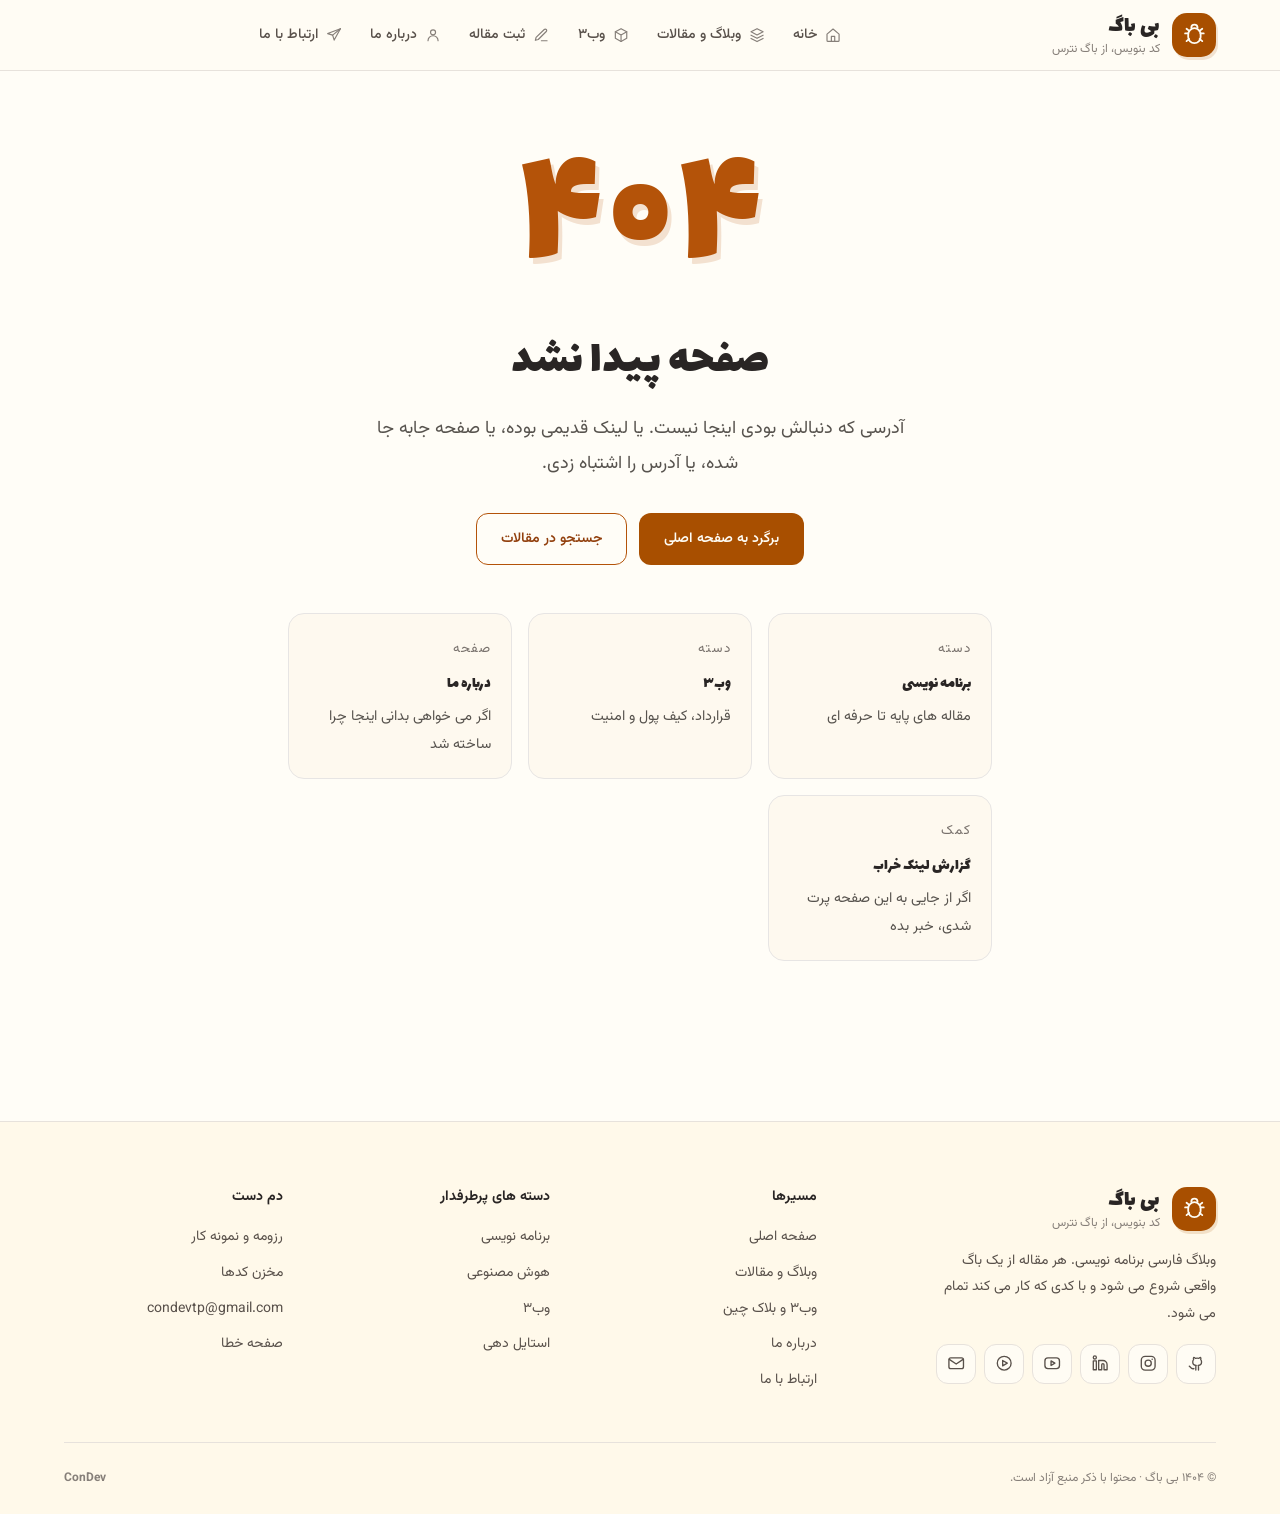
<file: 404Page.html>
<!doctype html>
<html lang="fa-IR" dir="rtl">
  <head>


    <meta charset="utf-8" />
    <meta name="viewport" content="width=device-width, initial-scale=1" />
    <title>صفحه پیدا نشد — بی باگ</title>
    <meta name="description" content="این صفحه وجود ندارد یا جابه‌جا شده است." />
    <link rel="preconnect" href="https://fonts.googleapis.com" />
    <link rel="preconnect" href="https://fonts.gstatic.com" crossorigin />
    <link
      href="https://fonts.googleapis.com/css2?family=Vazirmatn:wght@300..800&family=Lalezar&display=swap"
      rel="stylesheet"
    />
      <link rel="stylesheet" href="./assets/css/all.css">
      <link rel="stylesheet" href="./assets/css/404.css">



    <!-- SEO: icons, sharing cards, canonical and structured data -->
    <link rel="icon" href="./favicon.ico" sizes="48x48" />
    <link rel="icon" type="image/svg+xml" href="./favicon.svg" />
    <link rel="icon" type="image/png" sizes="32x32" href="./favicon-32x32.png" />
    <link rel="icon" type="image/png" sizes="16x16" href="./favicon-16x16.png" />
    <link rel="apple-touch-icon" sizes="180x180" href="./apple-touch-icon.png" />
    <link rel="manifest" href="./site.webmanifest" />
    <meta name="theme-color" content="#a84f00" />
    <meta property="og:locale" content="fa_IR" />
    <meta property="og:type" content="website" />
    <meta property="og:site_name" content="بی باگ" />
    <meta property="og:title" content="صفحه پیدا نشد — بی باگ" />
    <meta property="og:description" content="این صفحه وجود ندارد یا جابه‌جا شده است." />
    <meta property="og:url" content="https://blog.condev.ir/404Page.html" />
    <meta property="og:image" content="https://blog.condev.ir/assets/img/og-cover.png" />
    <meta property="og:image:width" content="1200" />
    <meta property="og:image:height" content="630" />
    <meta property="og:image:alt" content="بی باگ — کد بنویس، از باگ نترس" />
    <meta name="twitter:card" content="summary_large_image" />
    <meta name="twitter:title" content="صفحه پیدا نشد — بی باگ" />
    <meta name="twitter:description" content="این صفحه وجود ندارد یا جابه‌جا شده است." />
    <meta name="twitter:image" content="https://blog.condev.ir/assets/img/og-cover.png" />
    <meta name="twitter:image:alt" content="بی باگ — کد بنویس، از باگ نترس" />
    <link rel="canonical" href="https://blog.condev.ir/404Page.html" />
    <meta name="robots" content="noindex, nofollow" />
  </head>
  <body>
  <!-- shared icon set: every <use href="#i-…"> on this page resolves here -->
  <svg class="sprite" aria-hidden="true" focusable="false">
        <defs>
          <symbol id="i-bug" viewBox="0 0 24 24">
            <path d="M9 5.5a3 3 0 0 1 6 0" />
            <path d="M6 12a6 6 0 0 1 12 0v2.5a6 6 0 0 1-12 0z" />
            <path
              d="M3 11h3m12 0h3M4.4 6.5 7 8.6m12.6-2.1L17 8.6M4.4 18.5 7 16.4m12.6 2.1L17 16.4"
            />
          </symbol>
          <symbol id="i-home" viewBox="0 0 24 24">
            <path
              d="M3 10.6 12 3l9 7.6V20a1.5 1.5 0 0 1-1.5 1.5h-15A1.5 1.5 0 0 1 3 20z"
            />
            <path d="M9.5 21.5V14h5v7.5" />
          </symbol>
          <symbol id="i-layers" viewBox="0 0 24 24">
            <path d="m12 2.5 9 4.7-9 4.7-9-4.7z" />
            <path d="m3 12.2 9 4.7 9-4.7" />
            <path d="m3 17 9 4.7 9-4.7" />
          </symbol>
          <symbol id="i-box" viewBox="0 0 24 24">
            <path d="m12 2.5 8.5 4.6v9.8L12 21.5 3.5 16.9V7.1z" />
            <path d="m3.5 7.1 8.5 4.7 8.5-4.7M12 21.5v-9.7" />
          </symbol>
          <symbol id="i-pen" viewBox="0 0 24 24">
            <path d="M12.5 20.5H21" />
            <path d="M16.8 3.7a2.1 2.1 0 0 1 3 3L7.8 18.7l-4.3 1.1 1.1-4.3z" />
          </symbol>
          <symbol id="i-user" viewBox="0 0 24 24">
            <circle cx="12" cy="8" r="3.75" />
            <path d="M4.5 20.5a7.5 7.5 0 0 1 15 0" />
          </symbol>
          <symbol id="i-send" viewBox="0 0 24 24">
            <path d="M21.5 2.5 2.5 9.8l7.4 2.3 2.3 7.4z" />
            <path d="M21.5 2.5 9.9 12.1" />
          </symbol>
          <symbol id="i-search" viewBox="0 0 24 24">
            <circle cx="10.8" cy="10.8" r="7.3" />
            <path d="m16.2 16.2 4.3 4.3" />
          </symbol>
          <symbol id="i-menu" viewBox="0 0 24 24">
            <path d="M3.5 7h17m-17 5h17m-17 5h11" />
          </symbol>
          <symbol id="i-x" viewBox="0 0 24 24">
            <path d="m6 6 12 12M18 6 6 18" />
          </symbol>
          <symbol id="i-x-c" viewBox="0 0 24 24">
            <circle cx="12" cy="12" r="9" />
            <path d="m9 9 6 6m0-6-6 6" />
          </symbol>
          <symbol id="i-chev-l" viewBox="0 0 24 24">
            <path d="m14.5 5.5-7 6.5 7 6.5" />
          </symbol>
          <symbol id="i-chev-r" viewBox="0 0 24 24">
            <path d="m9.5 5.5 7 6.5-7 6.5" />
          </symbol>
          <symbol id="i-chev-d" viewBox="0 0 24 24">
            <path d="m5.5 9 6.5 7 6.5-7" />
          </symbol>
          <symbol id="i-arrow-l" viewBox="0 0 24 24">
            <path d="M20.5 12H3.5" />
            <path d="m10 4.5-6.5 7.5 6.5 7.5" />
          </symbol>
          <symbol id="i-clock" viewBox="0 0 24 24">
            <circle cx="12" cy="12" r="9" />
            <path d="M12 6.8V12l3.4 2.2" />
          </symbol>
          <symbol id="i-eye" viewBox="0 0 24 24">
            <path
              d="M2 12s3.6-6.5 10-6.5S22 12 22 12s-3.6 6.5-10 6.5S2 12 2 12z"
            />
            <circle cx="12" cy="12" r="2.8" />
          </symbol>
          <symbol id="i-cal" viewBox="0 0 24 24">
            <rect x="3" y="5" width="18" height="16.5" rx="2.5" />
            <path d="M8 2.5V6m8-3.5V6M3 10h18" />
          </symbol>
          <symbol id="i-code" viewBox="0 0 24 24">
            <path d="m9 17.5-5.5-5.5L9 6.5m6 0 5.5 5.5-5.5 5.5" />
          </symbol>
          <symbol id="i-copy" viewBox="0 0 24 24">
            <rect x="8.5" y="8.5" width="12" height="12" rx="2.5" />
            <path
              d="M5.5 15.5H5a2 2 0 0 1-2-2v-8a2 2 0 0 1 2-2h8a2 2 0 0 1 2 2v.5"
            />
          </symbol>
          <symbol id="i-check" viewBox="0 0 24 24">
            <path d="m4.5 12.5 5 5 10-11" />
          </symbol>
          <symbol id="i-alert" viewBox="0 0 24 24">
            <path d="M12 3.5 21.5 20H2.5z" />
            <path d="M12 9.5v5m0 3v.4" />
          </symbol>
          <symbol id="i-info" viewBox="0 0 24 24">
            <circle cx="12" cy="12" r="9" />
            <path d="M12 11v6m0-9.5V8" />
          </symbol>
          <symbol id="i-db" viewBox="0 0 24 24">
            <ellipse cx="12" cy="6" rx="8" ry="3.2" />
            <path d="M4 6v12c0 1.8 3.6 3.2 8 3.2s8-1.4 8-3.2V6" />
            <path d="M4 12c0 1.8 3.6 3.2 8 3.2s8-1.4 8-3.2" />
          </symbol>
          <symbol id="i-brain" viewBox="0 0 24 24">
            <path
              d="M12 5.5A3 3 0 0 0 6.2 4.4 3 3 0 0 0 4.6 10 3 3 0 0 0 6 15.6a3 3 0 0 0 6 .9zm0 0a3 3 0 0 1 5.8-1.1A3 3 0 0 1 19.4 10 3 3 0 0 1 18 15.6a3 3 0 0 1-6 .9z"
            />
          </symbol>
          <symbol id="i-palette" viewBox="0 0 24 24">
            <path
              d="M12 21.5a9.5 9.5 0 1 1 9.5-9.5c0 2.5-2 3.5-3.8 3.5H15a2.5 2.5 0 0 0-1.8 4.2 1.7 1.7 0 0 1-1.2 1.8z"
            />
            <circle cx="8" cy="9.5" r="1.1" fill="currentColor" stroke="none" />
            <circle cx="12" cy="7.2" r="1.1" fill="currentColor" stroke="none" />
            <circle cx="16" cy="9.5" r="1.1" fill="currentColor" stroke="none" />
          </symbol>
          <symbol id="i-spark" viewBox="0 0 24 24">
            <path
              d="m12 3 2.1 5.6L20 10.7l-5.9 2.1L12 18.4l-2.1-5.6L4 10.7l5.9-2.1z"
            />
          </symbol>
          <symbol id="i-git" viewBox="0 0 24 24">
            <path
              d="M9 19c-4 1.4-4-2.5-6-3m12 5v-3.9c0-1.1.1-1.5-.5-2.1 2.8-.3 4.5-1.6 4.5-4.6 0-1.2-.4-2.2-1.1-3 .3-1 .3-2-.1-2.9 0 0-1 0-2.3 1.2a8.6 8.6 0 0 0-4.5 0C9.7 4.5 8.7 4.5 8.7 4.5c-.4.9-.4 1.9-.1 2.9-.7.8-1.1 1.8-1.1 3 0 3 1.7 4.3 4.5 4.6-.6.6-.6 1.2-.5 2.1V21"
            />
          </symbol>
          <symbol id="i-ig" viewBox="0 0 24 24">
            <rect x="3" y="3" width="18" height="18" rx="5" />
            <circle cx="12" cy="12" r="4" />
            <circle cx="17.2" cy="6.8" r="1" fill="currentColor" stroke="none" />
          </symbol>
          <symbol id="i-in" viewBox="0 0 24 24">
            <path
              d="M15.5 8.5A5.5 5.5 0 0 1 21 14v6.5h-4V14a1.5 1.5 0 0 0-3 0v6.5h-4V8.5z"
            />
            <rect x="3" y="9" width="4" height="11.5" />
            <circle cx="5" cy="4.5" r="2" />
          </symbol>
          <symbol id="i-yt" viewBox="0 0 24 24">
            <rect x="2.5" y="5" width="19" height="14" rx="4" />
            <path d="m10.5 9 5 3-5 3z" />
          </symbol>
          <symbol id="i-play" viewBox="0 0 24 24">
            <circle cx="12" cy="12" r="9" />
            <path d="m10 8.5 6 3.5-6 3.5z" />
          </symbol>
          <symbol id="i-id" viewBox="0 0 24 24">
            <rect x="2.5" y="4.5" width="19" height="15" rx="2.5" />
            <circle cx="8.5" cy="10.5" r="2" />
            <path d="M13.5 9.5h5m-5 4h5M5 16c.8-1.3 2-2 3.5-2s2.7.7 3.5 2" />
          </symbol>
          <symbol id="i-mail" viewBox="0 0 24 24">
            <rect x="2.5" y="5" width="19" height="14" rx="2.5" />
            <path d="m3 7 9 6 9-6" />
          </symbol>
          <symbol id="i-list" viewBox="0 0 24 24">
            <path d="M4 6.5h16M4 12h11M4 17.5h13" />
          </symbol>
          <symbol id="i-link" viewBox="0 0 24 24">
            <path d="M14.5 3.5H21v6.5M21 3.5 12 12.5" />
            <path
              d="M19 14v5.5a2 2 0 0 1-2 2H5a2 2 0 0 1-2-2V7a2 2 0 0 1 2-2h5.5"
            />
          </symbol>
        </defs>
      </svg>

        <div class="scrim" data-close-nav aria-hidden="true"></div>

    <header class="mast" id="mast">
      <div class="wrap mast__in">
        <a class="brand" href="./index.html" aria-label="بی باگ، صفحه اصلی">
          <span class="brand__mark" aria-hidden="true"
            ><svg class="ic"><use href="#i-bug"></use></svg
          ></span>
          <span class="brand__txt"
            ><b>بی باگ</b><small>کد بنویس، از باگ نترس</small></span
          >
        </a>

        <nav class="nav" id="nav" aria-label="منوی اصلی">
          <div class="nav__head">
            <span>منو</span>
            <button
              class="ibtn"
              type="button"
              data-close-nav
              aria-label="بستن منو"
            >
              <svg class="ic"><use href="#i-x"></use></svg>
            </button>
          </div>

          <a class="nav__l" href="./index.html"
            ><svg class="ic"><use href="#i-home"></use></svg> خانه</a
          >
          <a class="nav__l" href="./categories.html" 
            ><svg class="ic"><use href="#i-layers"></use></svg> وبلاگ و
            مقالات</a
          >
          <a class="nav__l" href="./category.html"
            ><svg class="ic"><use href="#i-box"></use></svg> وب۳</a
          >
          <button class="nav__l" type="button" data-writing>
            <svg class="ic"><use href="#i-pen"></use></svg> ثبت مقاله
          </button>
          <a class="nav__l" href="./aboutUs.html"
            ><svg class="ic"><use href="#i-user"></use></svg> درباره ما</a
          >
          <a class="nav__l" href="./contactUs.html"
            ><svg class="ic"><use href="#i-send"></use></svg> ارتباط با ما</a
          >
          <div class="nav__foot">
            <a
              class="social-mini"
              href="https://github.com/condev-dev"
              target="_blank"
              rel="noopener me"
              aria-label="گیت هاب"
              ><span class="ibtn"
                ><svg class="ic"><use href="#i-git"></use></svg></span
            ></a>
            <a
              href="https://instagram.com/con.dev"
              target="_blank"
              rel="noopener me"
              aria-label="اینستاگرام"
              ><span class="ibtn"
                ><svg class="ic"><use href="#i-ig"></use></svg></span
            ></a>
            <a href="mailto:condevtp@gmail.com" aria-label="ایمیل"
              ><span class="ibtn"
                ><svg class="ic"><use href="#i-mail"></use></svg></span
            ></a>
          </div>
        </nav>

        <button
          class="ibtn mast__burger"
          id="burger"
          type="button"
          aria-expanded="false"
          aria-controls="nav"
          aria-label="باز کردن منو"
        >
          <svg class="ic"><use href="#i-menu"></use></svg>
        </button>
      </div>
    </header>
    <main class="main">
      <div class="wrap box">
        <div class="code">۴۰۴</div>
        <h1>صفحه پیدا نشد</h1>
        <p class="lead">
          آدرسی که دنبالش بودی اینجا نیست. یا لینک قدیمی بوده، یا صفحه جابه جا
          شده، یا آدرس را اشتباه زدی.
        </p>
        <div class="btns">
          <a class="btn" href="./index.html">برگرد به صفحه اصلی</a
          ><a class="btn ghost" href="./categories.html">جستجو در مقالات</a>
        </div>
        <div class="grid">
          <a class="card" href="./categories.html"
            ><small style="color: #78716c; letter-spacing: 0.08em">دسته</small>
            <h3>برنامه نویسی</h3>
            <p>مقاله های پایه تا حرفه ای</p></a
          ><a class="card" href="./category.html"
            ><small style="color: #78716c; letter-spacing: 0.08em">دسته</small>
            <h3>وب۳</h3>
            <p>قرارداد، کیف پول و امنیت</p></a
          ><a class="card" href="./aboutUs.html"
            ><small style="color: #78716c; letter-spacing: 0.08em">صفحه</small>
            <h3>درباره ما</h3>
            <p>اگر می خواهی بدانی اینجا چرا ساخته شد</p></a
          ><a class="card" href="./contactUs.html"
            ><small style="color: #78716c; letter-spacing: 0.08em">کمک</small>
            <h3>گزارش لینک خراب</h3>
            <p>اگر از جایی به این صفحه پرت شدی، خبر بده</p></a
          >
        </div>
      </div>
    </main>


    <footer class="foot">
      <div class="wrap">
        <div class="foot__grid">
          <div>
            <a class="brand" href="./index.html">
              <span class="brand__mark" aria-hidden="true"
                ><svg class="ic"><use href="#i-bug"></use></svg
              ></span>
              <span class="brand__txt"
                ><b>بی باگ</b><small>کد بنویس، از باگ نترس</small></span
              >
            </a>
            <p>
              وبلاگ فارسی برنامه نویسی. هر مقاله از یک باگ واقعی شروع می شود و
              با کدی که کار می کند تمام می شود.
            </p>
            <div class="social">
              <a
                href="https://github.com/condev-dev"
                target="_blank"
                rel="noopener me"
                aria-label="گیت هاب"
                ><svg class="ic"><use href="#i-git"></use></svg
              ></a>
              <a
                href="https://instagram.com/con.dev"
                target="_blank"
                rel="noopener me"
                aria-label="اینستاگرام"
                ><svg class="ic"><use href="#i-ig"></use></svg
              ></a>
              <a
                href="https://linkedin.com/in/con-dev-5b43a538b"
                target="_blank"
                rel="noopener me"
                aria-label="لینکدین"
                ><svg class="ic"><use href="#i-in"></use></svg
              ></a>
              <a
                href="https://youtube.com/@condev-tp"
                target="_blank"
                rel="noopener me"
                aria-label="یوتیوب"
                ><svg class="ic"><use href="#i-yt"></use></svg
              ></a>
              <a
                href="https://aparat.com/con.dev"
                target="_blank"
                rel="noopener me"
                aria-label="آپارات"
                ><svg class="ic"><use href="#i-play"></use></svg
              ></a>
              <a href="mailto:condevtp@gmail.com" aria-label="ایمیل"
                ><svg class="ic"><use href="#i-mail"></use></svg
              ></a>
            </div>
          </div>
          <div>
            <h4>مسیرها</h4>
            <div class="foot__ls">
              <a href="./index.html">صفحه اصلی</a>
              <a href="./categories.html">وبلاگ و مقالات</a>
              <a href="./category.html">وب۳ و بلاک چین</a>
              <a href="./aboutUs.html">درباره ما</a>
              <a href="./contactUs.html">ارتباط با ما</a>
            </div>
          </div>
          <div>
            <h4>دسته های پرطرفدار</h4>
            <div class="foot__ls">
              <a href="./categories.html">برنامه نویسی</a>
              <a href="./categories.html">هوش مصنوعی</a>
              <a href="./category.html">وب۳</a>
              <a href="./categories.html">استایل دهی</a>
            </div>
          </div>
          <div>
            <h4>دم دست</h4>
            <div class="foot__ls">
              <a href="http://cv.condev.ir/" target="_blank" rel="noopener"
                >رزومه و نمونه کار</a
              >
              <a
                href="https://github.com/condev-dev"
                target="_blank"
                rel="noopener"
                >مخزن کدها</a
              >
              <a href="mailto:condevtp@gmail.com">condevtp@gmail.com</a>
              <a href="./404Page.html">صفحه خطا</a>
            </div>
          </div>
        </div>
        <div class="foot__bot">
          <span>© ۱۴۰۴ بی باگ · محتوا با ذکر منبع آزاد است.</span>
          <span>
            <a href="http://cv.condev.ir/" target="_blank" rel="noopener"
              ><b>ConDev</b></a
            ></span
          >
        </div>
      </div>
    </footer>



    <div
      class="toasts"
      id="toasts"
      role="region"
      aria-live="polite"
      aria-label="اعلان ها"
    ></div>

     <script src="./assets/js/writing-popup-fix.js"></script>
    <script src="./assets/js/404.js"></script>
    <script src="./assets/js/header.js"></script>

    <!-- Load Icon Svg -->
    <script>
      fetch("./assets/icon/icons.svg")
        .then((response) => response.text())
        .then((data) => {
          const div = document.createElement("div");
          div.style.display = "none";
          div.innerHTML = data;
          document.body.insertBefore(div, document.body.childNodes[0]);
        });
    </script>
    <!-- END - Load Icon Svg -->


  </body>
</html>
</file>
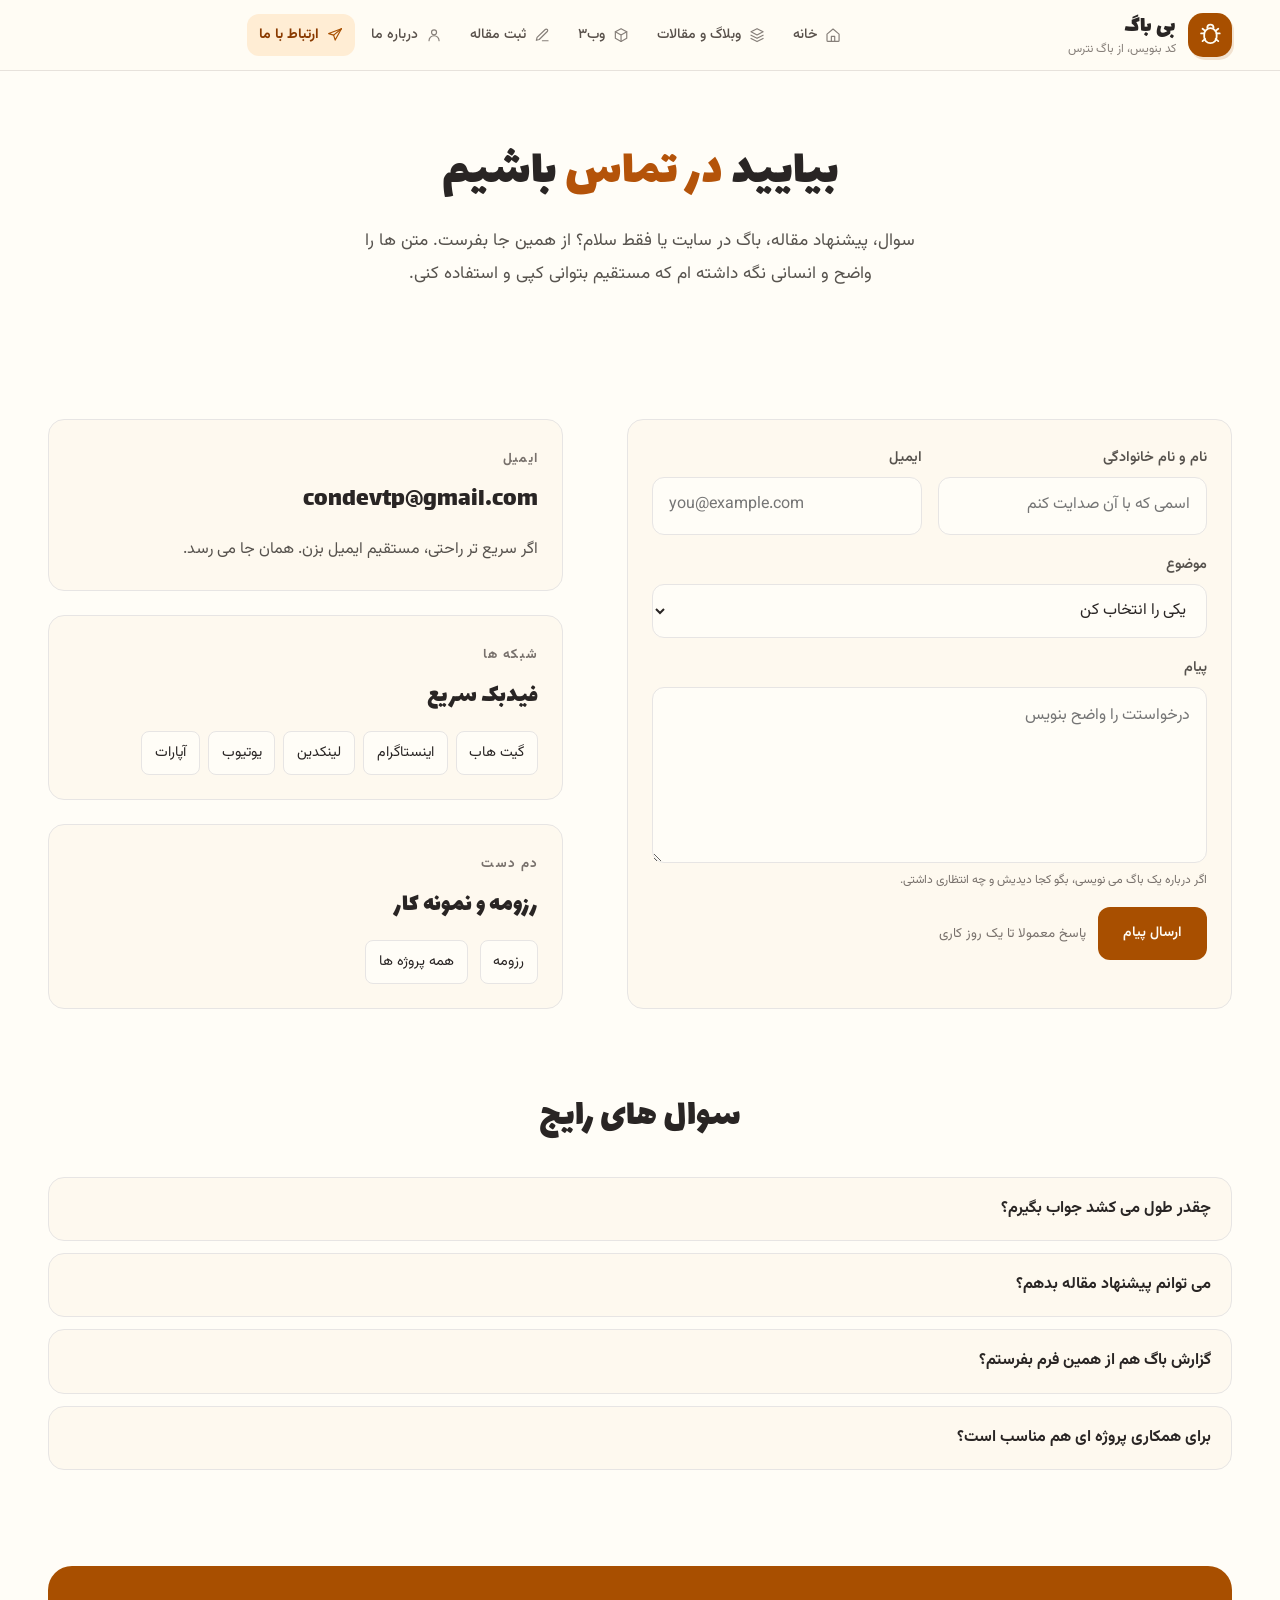
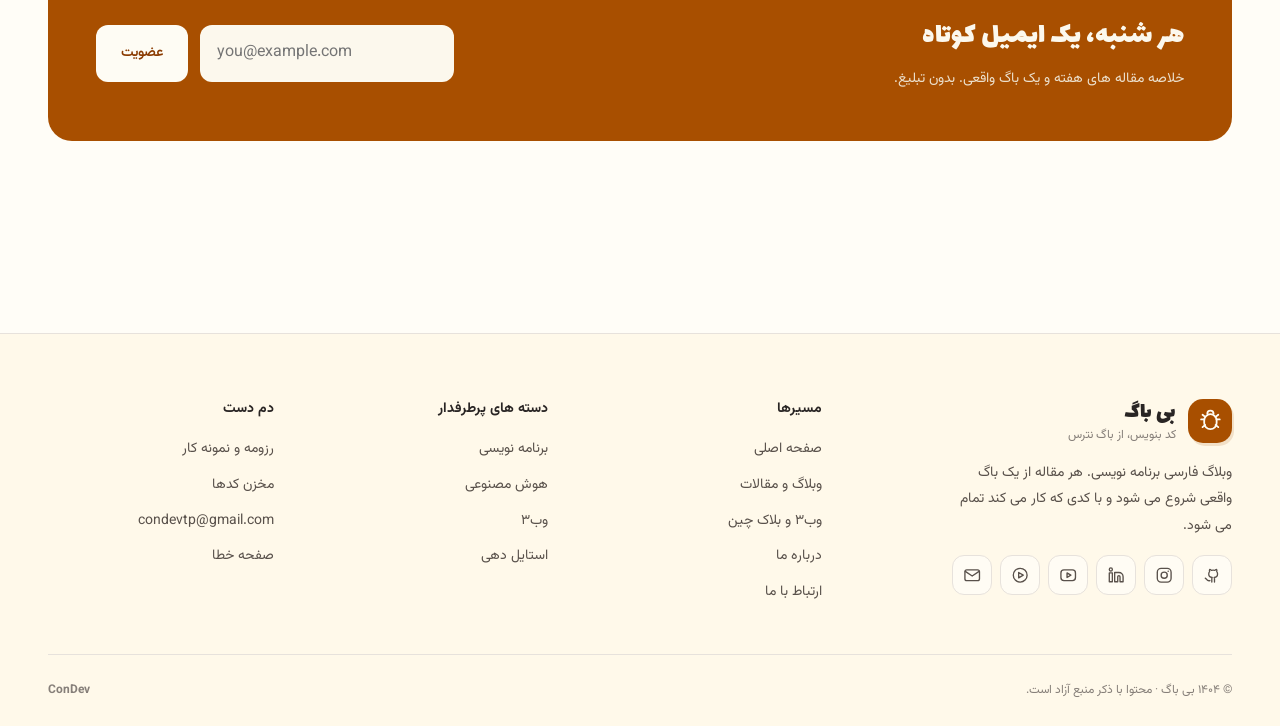
<file: contactUs.html>
<!doctype html>
<html lang="fa-IR" dir="rtl">
  <head>
    <meta charset="utf-8" />
    <meta name="viewport" content="width=device-width, initial-scale=1" />
    <title>ارتباط با ما — بی باگ</title>
    <meta
      name="description"
      content="برای سوال، پیشنهاد مقاله، همکاری یا گزارش مشکل سایت با بی باگ در تماس باش."
    />
    <link rel="preconnect" href="https://fonts.googleapis.com" />
    <link rel="preconnect" href="https://fonts.gstatic.com" crossorigin />
    <link
      href="https://fonts.googleapis.com/css2?family=Vazirmatn:wght@300..800&family=Lalezar&display=swap"
      rel="stylesheet"
    />
    <link rel="stylesheet" href="./assets/css/all.css" />
    <link rel="stylesheet" href="./assets/css/contactUs.css" />

    <!-- SEO: icons, sharing cards, canonical and structured data -->
    <link rel="icon" href="./favicon.ico" sizes="48x48" />
    <link rel="icon" type="image/svg+xml" href="./favicon.svg" />
    <link rel="icon" type="image/png" sizes="32x32" href="./favicon-32x32.png" />
    <link rel="icon" type="image/png" sizes="16x16" href="./favicon-16x16.png" />
    <link rel="apple-touch-icon" sizes="180x180" href="./apple-touch-icon.png" />
    <link rel="manifest" href="./site.webmanifest" />
    <meta name="theme-color" content="#a84f00" />
    <meta property="og:locale" content="fa_IR" />
    <meta property="og:type" content="website" />
    <meta property="og:site_name" content="بی باگ" />
    <meta property="og:title" content="ارتباط با ما — بی باگ" />
    <meta property="og:description" content="برای سوال، پیشنهاد مقاله، همکاری یا گزارش مشکل سایت با بی باگ در تماس باش." />
    <meta property="og:url" content="https://blog.condev.ir/contactUs.html" />
    <meta property="og:image" content="https://blog.condev.ir/assets/img/og-cover.png" />
    <meta property="og:image:width" content="1200" />
    <meta property="og:image:height" content="630" />
    <meta property="og:image:alt" content="بی باگ — کد بنویس، از باگ نترس" />
    <meta name="twitter:card" content="summary_large_image" />
    <meta name="twitter:title" content="ارتباط با ما — بی باگ" />
    <meta name="twitter:description" content="برای سوال، پیشنهاد مقاله، همکاری یا گزارش مشکل سایت با بی باگ در تماس باش." />
    <meta name="twitter:image" content="https://blog.condev.ir/assets/img/og-cover.png" />
    <meta name="twitter:image:alt" content="بی باگ — کد بنویس، از باگ نترس" />
    <link rel="canonical" href="https://blog.condev.ir/contactUs.html" />
    <meta name="robots" content="index, follow, max-image-preview:large, max-snippet:-1" />
    <script type="application/ld+json">{"@context":"https://schema.org","@type":"ContactPage","name":"ارتباط با بی باگ","url":"https://blog.condev.ir/contactUs.html","inLanguage":"fa-IR","description":"راه‌های تماس با نویسندهٔ بی باگ.","mainEntity":{"@type":"Person","name":"Con Dev","alternateName":"کان دو","url":"https://cv.condev.ir/","email":"condevtp@gmail.com","jobTitle":"توسعه‌دهنده فرانت‌اند","sameAs":["https://instagram.com/con.dev","https://youtube.com/@condev-tp"],"contactPoint":{"@type":"ContactPoint","contactType":"پشتیبانی","email":"condevtp@gmail.com","availableLanguage":["fa","en"]}}}</script>
    <script type="application/ld+json">{"@context":"https://schema.org","@type":"BreadcrumbList","itemListElement":[{"@type":"ListItem","position":1,"name":"خانه","item":"https://blog.condev.ir/"},{"@type":"ListItem","position":2,"name":"ارتباط با ما","item":"https://blog.condev.ir/contactUs.html"}]}</script>
  </head>
  <body>
  <!-- shared icon set: every <use href="#i-…"> on this page resolves here -->
  <svg class="sprite" aria-hidden="true" focusable="false">
        <defs>
          <symbol id="i-bug" viewBox="0 0 24 24">
            <path d="M9 5.5a3 3 0 0 1 6 0" />
            <path d="M6 12a6 6 0 0 1 12 0v2.5a6 6 0 0 1-12 0z" />
            <path
              d="M3 11h3m12 0h3M4.4 6.5 7 8.6m12.6-2.1L17 8.6M4.4 18.5 7 16.4m12.6 2.1L17 16.4"
            />
          </symbol>
          <symbol id="i-home" viewBox="0 0 24 24">
            <path
              d="M3 10.6 12 3l9 7.6V20a1.5 1.5 0 0 1-1.5 1.5h-15A1.5 1.5 0 0 1 3 20z"
            />
            <path d="M9.5 21.5V14h5v7.5" />
          </symbol>
          <symbol id="i-layers" viewBox="0 0 24 24">
            <path d="m12 2.5 9 4.7-9 4.7-9-4.7z" />
            <path d="m3 12.2 9 4.7 9-4.7" />
            <path d="m3 17 9 4.7 9-4.7" />
          </symbol>
          <symbol id="i-box" viewBox="0 0 24 24">
            <path d="m12 2.5 8.5 4.6v9.8L12 21.5 3.5 16.9V7.1z" />
            <path d="m3.5 7.1 8.5 4.7 8.5-4.7M12 21.5v-9.7" />
          </symbol>
          <symbol id="i-pen" viewBox="0 0 24 24">
            <path d="M12.5 20.5H21" />
            <path d="M16.8 3.7a2.1 2.1 0 0 1 3 3L7.8 18.7l-4.3 1.1 1.1-4.3z" />
          </symbol>
          <symbol id="i-user" viewBox="0 0 24 24">
            <circle cx="12" cy="8" r="3.75" />
            <path d="M4.5 20.5a7.5 7.5 0 0 1 15 0" />
          </symbol>
          <symbol id="i-send" viewBox="0 0 24 24">
            <path d="M21.5 2.5 2.5 9.8l7.4 2.3 2.3 7.4z" />
            <path d="M21.5 2.5 9.9 12.1" />
          </symbol>
          <symbol id="i-search" viewBox="0 0 24 24">
            <circle cx="10.8" cy="10.8" r="7.3" />
            <path d="m16.2 16.2 4.3 4.3" />
          </symbol>
          <symbol id="i-menu" viewBox="0 0 24 24">
            <path d="M3.5 7h17m-17 5h17m-17 5h11" />
          </symbol>
          <symbol id="i-x" viewBox="0 0 24 24">
            <path d="m6 6 12 12M18 6 6 18" />
          </symbol>
          <symbol id="i-x-c" viewBox="0 0 24 24">
            <circle cx="12" cy="12" r="9" />
            <path d="m9 9 6 6m0-6-6 6" />
          </symbol>
          <symbol id="i-chev-l" viewBox="0 0 24 24">
            <path d="m14.5 5.5-7 6.5 7 6.5" />
          </symbol>
          <symbol id="i-chev-r" viewBox="0 0 24 24">
            <path d="m9.5 5.5 7 6.5-7 6.5" />
          </symbol>
          <symbol id="i-chev-d" viewBox="0 0 24 24">
            <path d="m5.5 9 6.5 7 6.5-7" />
          </symbol>
          <symbol id="i-arrow-l" viewBox="0 0 24 24">
            <path d="M20.5 12H3.5" />
            <path d="m10 4.5-6.5 7.5 6.5 7.5" />
          </symbol>
          <symbol id="i-clock" viewBox="0 0 24 24">
            <circle cx="12" cy="12" r="9" />
            <path d="M12 6.8V12l3.4 2.2" />
          </symbol>
          <symbol id="i-eye" viewBox="0 0 24 24">
            <path
              d="M2 12s3.6-6.5 10-6.5S22 12 22 12s-3.6 6.5-10 6.5S2 12 2 12z"
            />
            <circle cx="12" cy="12" r="2.8" />
          </symbol>
          <symbol id="i-cal" viewBox="0 0 24 24">
            <rect x="3" y="5" width="18" height="16.5" rx="2.5" />
            <path d="M8 2.5V6m8-3.5V6M3 10h18" />
          </symbol>
          <symbol id="i-code" viewBox="0 0 24 24">
            <path d="m9 17.5-5.5-5.5L9 6.5m6 0 5.5 5.5-5.5 5.5" />
          </symbol>
          <symbol id="i-copy" viewBox="0 0 24 24">
            <rect x="8.5" y="8.5" width="12" height="12" rx="2.5" />
            <path
              d="M5.5 15.5H5a2 2 0 0 1-2-2v-8a2 2 0 0 1 2-2h8a2 2 0 0 1 2 2v.5"
            />
          </symbol>
          <symbol id="i-check" viewBox="0 0 24 24">
            <path d="m4.5 12.5 5 5 10-11" />
          </symbol>
          <symbol id="i-alert" viewBox="0 0 24 24">
            <path d="M12 3.5 21.5 20H2.5z" />
            <path d="M12 9.5v5m0 3v.4" />
          </symbol>
          <symbol id="i-info" viewBox="0 0 24 24">
            <circle cx="12" cy="12" r="9" />
            <path d="M12 11v6m0-9.5V8" />
          </symbol>
          <symbol id="i-db" viewBox="0 0 24 24">
            <ellipse cx="12" cy="6" rx="8" ry="3.2" />
            <path d="M4 6v12c0 1.8 3.6 3.2 8 3.2s8-1.4 8-3.2V6" />
            <path d="M4 12c0 1.8 3.6 3.2 8 3.2s8-1.4 8-3.2" />
          </symbol>
          <symbol id="i-brain" viewBox="0 0 24 24">
            <path
              d="M12 5.5A3 3 0 0 0 6.2 4.4 3 3 0 0 0 4.6 10 3 3 0 0 0 6 15.6a3 3 0 0 0 6 .9zm0 0a3 3 0 0 1 5.8-1.1A3 3 0 0 1 19.4 10 3 3 0 0 1 18 15.6a3 3 0 0 1-6 .9z"
            />
          </symbol>
          <symbol id="i-palette" viewBox="0 0 24 24">
            <path
              d="M12 21.5a9.5 9.5 0 1 1 9.5-9.5c0 2.5-2 3.5-3.8 3.5H15a2.5 2.5 0 0 0-1.8 4.2 1.7 1.7 0 0 1-1.2 1.8z"
            />
            <circle cx="8" cy="9.5" r="1.1" fill="currentColor" stroke="none" />
            <circle cx="12" cy="7.2" r="1.1" fill="currentColor" stroke="none" />
            <circle cx="16" cy="9.5" r="1.1" fill="currentColor" stroke="none" />
          </symbol>
          <symbol id="i-spark" viewBox="0 0 24 24">
            <path
              d="m12 3 2.1 5.6L20 10.7l-5.9 2.1L12 18.4l-2.1-5.6L4 10.7l5.9-2.1z"
            />
          </symbol>
          <symbol id="i-git" viewBox="0 0 24 24">
            <path
              d="M9 19c-4 1.4-4-2.5-6-3m12 5v-3.9c0-1.1.1-1.5-.5-2.1 2.8-.3 4.5-1.6 4.5-4.6 0-1.2-.4-2.2-1.1-3 .3-1 .3-2-.1-2.9 0 0-1 0-2.3 1.2a8.6 8.6 0 0 0-4.5 0C9.7 4.5 8.7 4.5 8.7 4.5c-.4.9-.4 1.9-.1 2.9-.7.8-1.1 1.8-1.1 3 0 3 1.7 4.3 4.5 4.6-.6.6-.6 1.2-.5 2.1V21"
            />
          </symbol>
          <symbol id="i-ig" viewBox="0 0 24 24">
            <rect x="3" y="3" width="18" height="18" rx="5" />
            <circle cx="12" cy="12" r="4" />
            <circle cx="17.2" cy="6.8" r="1" fill="currentColor" stroke="none" />
          </symbol>
          <symbol id="i-in" viewBox="0 0 24 24">
            <path
              d="M15.5 8.5A5.5 5.5 0 0 1 21 14v6.5h-4V14a1.5 1.5 0 0 0-3 0v6.5h-4V8.5z"
            />
            <rect x="3" y="9" width="4" height="11.5" />
            <circle cx="5" cy="4.5" r="2" />
          </symbol>
          <symbol id="i-yt" viewBox="0 0 24 24">
            <rect x="2.5" y="5" width="19" height="14" rx="4" />
            <path d="m10.5 9 5 3-5 3z" />
          </symbol>
          <symbol id="i-play" viewBox="0 0 24 24">
            <circle cx="12" cy="12" r="9" />
            <path d="m10 8.5 6 3.5-6 3.5z" />
          </symbol>
          <symbol id="i-id" viewBox="0 0 24 24">
            <rect x="2.5" y="4.5" width="19" height="15" rx="2.5" />
            <circle cx="8.5" cy="10.5" r="2" />
            <path d="M13.5 9.5h5m-5 4h5M5 16c.8-1.3 2-2 3.5-2s2.7.7 3.5 2" />
          </symbol>
          <symbol id="i-mail" viewBox="0 0 24 24">
            <rect x="2.5" y="5" width="19" height="14" rx="2.5" />
            <path d="m3 7 9 6 9-6" />
          </symbol>
          <symbol id="i-list" viewBox="0 0 24 24">
            <path d="M4 6.5h16M4 12h11M4 17.5h13" />
          </symbol>
          <symbol id="i-link" viewBox="0 0 24 24">
            <path d="M14.5 3.5H21v6.5M21 3.5 12 12.5" />
            <path
              d="M19 14v5.5a2 2 0 0 1-2 2H5a2 2 0 0 1-2-2V7a2 2 0 0 1 2-2h5.5"
            />
          </symbol>
        </defs>
      </svg>

    <div class="scrim" data-close-nav aria-hidden="true"></div>

    <header class="mast" id="mast">
      <div class="wrap mast__in">
        <a class="brand" href="./index.html" aria-label="بی باگ، صفحه اصلی">
          <span class="brand__mark" aria-hidden="true"
            ><svg class="ic"><use href="#i-bug"></use></svg
          ></span>
          <span class="brand__txt"
            ><b>بی باگ</b><small>کد بنویس، از باگ نترس</small></span
          >
        </a>

        <nav class="nav" id="nav" aria-label="منوی اصلی">
          <div class="nav__head">
            <span>منو</span>
            <button
              class="ibtn"
              type="button"
              data-close-nav
              aria-label="بستن منو"
            >
              <svg class="ic"><use href="#i-x"></use></svg>
            </button>
          </div>

          <a class="nav__l" href="./index.html"
            ><svg class="ic"><use href="#i-home"></use></svg> خانه</a
          >
          <a class="nav__l" href="./categories.html"
            ><svg class="ic"><use href="#i-layers"></use></svg> وبلاگ و
            مقالات</a
          >
          <a class="nav__l" href="./category.html"
            ><svg class="ic"><use href="#i-box"></use></svg> وب۳</a
          >
          <button class="nav__l" type="button" data-writing>
            <svg class="ic"><use href="#i-pen"></use></svg> ثبت مقاله
          </button>
          <a class="nav__l" href="./aboutUs.html"
            ><svg class="ic"><use href="#i-user"></use></svg> درباره ما</a
          >
          <a class="nav__l" href="./contactUs.html" aria-current="page"
            ><svg class="ic"><use href="#i-send"></use></svg> ارتباط با ما</a
          >
          <div class="nav__foot">
            <a
              class="social-mini"
              href="https://github.com/condev-dev"
              target="_blank"
              rel="noopener me"
              aria-label="گیت هاب"
              ><span class="ibtn"
                ><svg class="ic"><use href="#i-git"></use></svg></span
            ></a>
            <a
              href="https://instagram.com/con.dev"
              target="_blank"
              rel="noopener me"
              aria-label="اینستاگرام"
              ><span class="ibtn"
                ><svg class="ic"><use href="#i-ig"></use></svg></span
            ></a>
            <a href="mailto:condevtp@gmail.com" aria-label="ایمیل"
              ><span class="ibtn"
                ><svg class="ic"><use href="#i-mail"></use></svg></span
            ></a>
          </div>
        </nav>

        <button
          class="ibtn mast__burger"
          id="burger"
          type="button"
          aria-expanded="false"
          aria-controls="nav"
          aria-label="باز کردن منو"
        >
          <svg class="ic"><use href="#i-menu"></use></svg>
        </button>
      </div>
    </header>

    <main class="wrap">
      <section class="hero">
        <h1>بیایید <span style="color: #b45309">در تماس</span> باشیم</h1>
        <p class="lead">
          سوال، پیشنهاد مقاله، باگ در سایت یا فقط سلام؟ از همین جا بفرست. متن ها
          را واضح و انسانی نگه داشته ام که مستقیم بتوانی کپی و استفاده کنی.
        </p>
      </section>
      <section class="section split">
        <form class="card" id="contactForm">
          <div class="row">
            <div class="field">
              <label for="name">نام و نام خانوادگی</label
              ><input
                id="name"
                type="text"
                placeholder="اسمی که با آن صدایت کنم"
              />
            </div>
            <div class="field">
              <label for="mail">ایمیل</label
              ><input
                id="mail"
                dir="ltr"
                type="email"
                placeholder="you@example.com"
              />
            </div>
          </div>
          <div class="field">
            <label for="subject">موضوع</label
            ><select id="subject">
              <option value="">یکی را انتخاب کن</option>
              <option>پیشنهاد مقاله</option>
              <option>نظر یا اصلاح</option>
              <option>همکاری و پروژه</option>
              <option>گزارش مشکل سایت</option>
              <option>موضوع دیگر</option>
            </select>
          </div>
          <div class="field">
            <label for="msg">پیام</label
            ><textarea id="msg" placeholder="درخواستت را واضح بنویس"></textarea
            ><small
              >اگر درباره یک باگ می نویسی، بگو کجا دیدیش و چه انتظاری
              داشتی.</small
            >
          </div>
          <div class="btns">
            <button class="btn">ارسال پیام</button
            ><small style="color: #78716c">پاسخ معمولا تا یک روز کاری</small>
          </div>
        </form>
        <div style="display: grid; gap: 1.5rem">
          <div class="card">
            <small
              style="letter-spacing: 0.1em; color: #78716c; font-weight: 700"
              >ایمیل</small
            >
            <h2 style="font-size: 1.6rem; margin: 0.5rem 0 1rem">
              condevtp@gmail.com
            </h2>
            <p style="color: #57534e">
              اگر سریع تر راحتی، مستقیم ایمیل بزن. همان جا می رسد.
            </p>
          </div>
          <div class="card">
            <small
              style="letter-spacing: 0.1em; color: #78716c; font-weight: 700"
              >شبکه ها</small
            >
            <h2 style="font-size: 1.6rem; margin: 0.5rem 0 1rem">فیدبک سریع</h2>
            <div class="tags">
              <a
                class="tag"
                href="https://github.com/condev-dev"
                target="_blank"
                rel="noopener"
                >گیت هاب</a
              ><a
                class="tag"
                href="https://instagram.com/con.dev"
                target="_blank"
                rel="noopener"
                >اینستاگرام</a
              ><a
                class="tag"
                href="https://linkedin.com/in/con-dev-5b43a538b"
                target="_blank"
                rel="noopener"
                >لینکدین</a
              ><a
                class="tag"
                href="https://youtube.com/@condev-tp"
                target="_blank"
                rel="noopener"
                >یوتیوب</a
              ><a
                class="tag"
                href="https://aparat.com/con.dev"
                target="_blank"
                rel="noopener"
                >آپارات</a
              >
            </div>
          </div>
          <div class="card">
            <small
              style="letter-spacing: 0.1em; color: #78716c; font-weight: 700"
              >دم دست</small
            >
            <h2 style="font-size: 1.6rem; margin: 0.5rem 0 1rem">
              رزومه و نمونه کار
            </h2>
            <div class="btns">
              <a
                class="tag"
                href="http://cv.condev.ir/"
                target="_blank"
                rel="noopener"
                >رزومه</a
              ><a
                class="tag"
                href="https://github.com/condev-dev"
                target="_blank"
                rel="noopener"
                >همه پروژه ها</a
              >
            </div>
          </div>
        </div>
      </section>
      <section class="section">
        <h2 style="text-align: center; margin-bottom: 2rem">سوال های رایج</h2>
        <div class="faq">
          <details>
            <summary>چقدر طول می کشد جواب بگیرم؟</summary>
            <p>معمولا تا ۲۴ ساعت. اگر آخر هفته باشد، شاید کمی بیشتر.</p>
          </details>
          <details>
            <summary>می توانم پیشنهاد مقاله بدهم؟</summary>
            <p>
              بله. اتفاقا بهترین مقاله ها معمولا از یک گیر واقعی کاربر شروع می
              شوند.
            </p>
          </details>
          <details>
            <summary>گزارش باگ هم از همین فرم بفرستم؟</summary>
            <p>بله، دقیقا. فقط تا جایی که می شود واضح بنویس کجا خراب شده.</p>
          </details>
          <details>
            <summary>برای همکاری پروژه ای هم مناسب است؟</summary>
            <p>
              بله. موضوع، زمان بندی و حدود کار را بنویس تا سریع تر جمعش کنیم.
            </p>
          </details>
        </div>
      </section>
      <section class="sec news" aria-labelledby="news-t">
        <div>
          <h2 id="news-t">هر شنبه، یک ایمیل کوتاه</h2>
          <p>خلاصه مقاله های هفته و یک باگ واقعی. بدون تبلیغ.</p>
        </div>
        <form id="newsForm">
          <input
            type="email"
            id="em"
            dir="ltr"
            placeholder="you@example.com"
          /><button class="btn" type="submit">عضویت</button>
        </form>
      </section>
    </main>

    <footer class="foot">
      <div class="wrap">
        <div class="foot__grid">
          <div>
            <a class="brand" href="./index.html">
              <span class="brand__mark" aria-hidden="true"
                ><svg class="ic"><use href="#i-bug"></use></svg
              ></span>
              <span class="brand__txt"
                ><b>بی باگ</b><small>کد بنویس، از باگ نترس</small></span
              >
            </a>
            <p>
              وبلاگ فارسی برنامه نویسی. هر مقاله از یک باگ واقعی شروع می شود و
              با کدی که کار می کند تمام می شود.
            </p>
            <div class="social">
              <a
                href="https://github.com/condev-dev"
                target="_blank"
                rel="noopener me"
                aria-label="گیت هاب"
                ><svg class="ic"><use href="#i-git"></use></svg
              ></a>
              <a
                href="https://instagram.com/con.dev"
                target="_blank"
                rel="noopener me"
                aria-label="اینستاگرام"
                ><svg class="ic"><use href="#i-ig"></use></svg
              ></a>
              <a
                href="https://linkedin.com/in/con-dev-5b43a538b"
                target="_blank"
                rel="noopener me"
                aria-label="لینکدین"
                ><svg class="ic"><use href="#i-in"></use></svg
              ></a>
              <a
                href="https://youtube.com/@condev-tp"
                target="_blank"
                rel="noopener me"
                aria-label="یوتیوب"
                ><svg class="ic"><use href="#i-yt"></use></svg
              ></a>
              <a
                href="https://aparat.com/con.dev"
                target="_blank"
                rel="noopener me"
                aria-label="آپارات"
                ><svg class="ic"><use href="#i-play"></use></svg
              ></a>
              <a href="mailto:condevtp@gmail.com" aria-label="ایمیل"
                ><svg class="ic"><use href="#i-mail"></use></svg
              ></a>
            </div>
          </div>
          <div>
            <h4>مسیرها</h4>
            <div class="foot__ls">
              <a href="./index.html">صفحه اصلی</a>
              <a href="./categories.html">وبلاگ و مقالات</a>
              <a href="./category.html">وب۳ و بلاک چین</a>
              <a href="./aboutUs.html">درباره ما</a>
              <a href="./contactUs.html">ارتباط با ما</a>
            </div>
          </div>
          <div>
            <h4>دسته های پرطرفدار</h4>
            <div class="foot__ls">
              <a href="./categories.html">برنامه نویسی</a>
              <a href="./categories.html">هوش مصنوعی</a>
              <a href="./category.html">وب۳</a>
              <a href="./categories.html">استایل دهی</a>
            </div>
          </div>
          <div>
            <h4>دم دست</h4>
            <div class="foot__ls">
              <a href="http://cv.condev.ir/" target="_blank" rel="noopener"
                >رزومه و نمونه کار</a
              >
              <a
                href="https://github.com/condev-dev"
                target="_blank"
                rel="noopener"
                >مخزن کدها</a
              >
              <a href="mailto:condevtp@gmail.com">condevtp@gmail.com</a>
              <a href="./404Page.html">صفحه خطا</a>
            </div>
          </div>
        </div>
        <div class="foot__bot">
          <span>© ۱۴۰۴ بی باگ · محتوا با ذکر منبع آزاد است.</span>
          <span>
            <a href="http://cv.condev.ir/" target="_blank" rel="noopener"
              ><b>ConDev</b></a
            ></span
          >
        </div>
      </div>
    </footer>

    <div
      class="toasts"
      id="toasts"
      role="region"
      aria-live="polite"
      aria-label="اعلان ها"
    ></div>

    
    <script src="./assets/js/writing-popup-fix.js"></script>
    <script src="./assets/js/contactUs.js"></script>
    <script src="./assets/js/header.js"></script>

    <!-- Load Icon Svg -->
    <script>
      fetch("./assets/icon/icons.svg")
        .then((response) => response.text())
        .then((data) => {
          const div = document.createElement("div");
          div.style.display = "none";
          div.innerHTML = data;
          document.body.insertBefore(div, document.body.childNodes[0]);
        });
    </script>
    <!-- END - Load Icon Svg -->
  </body>
</html>
</file>
<file: assets/css/all.css>
@import url("./base.css");
@import url("./header.css");
@import url("./footer.css");
@import url("./components.css");
</file>
<file: assets/css/404.css>
body {
  margin: 0;
  font-family: Vazirmatn, sans-serif;
  line-height: 1.9;
  background: #fffdf7;
  color: #292524;
  min-height: 100vh;
  display: flex;
  flex-direction: column;
}
* {
  box-sizing: border-box;
}
a {
  text-decoration: none;
  color: inherit;
}
.wrap {
  width: min(100% - 2.5rem, 72rem);
  margin: auto;
}
.main {
  flex: 1;
  display: grid;
  place-items: center;
  padding: 4rem 0;
}
.box {
  text-align: center;
  max-width: 44rem;
}
.code {
  font:
    400 clamp(6rem, 18vw, 11rem) Lalezar,
    sans-serif;
  line-height: 1;
  color: #b45309;
  text-shadow: 4px 6px 0 rgba(180, 83, 9, 0.16);
}
h1,
h2 {
  font-family: Lalezar, sans-serif;
  font-weight: 400;
  line-height: 1.45;
  margin: 0;
}
h1 {
  font-size: clamp(2rem, 4vw, 3rem);
  margin-top: 1rem;
}
.lead {
  max-width: 54ch;
  margin: 1rem auto 0;
  color: #57534e;
}
.btns {
  display: flex;
  gap: 0.75rem;
  justify-content: center;
  flex-wrap: wrap;
  margin-top: 2rem;
}
.ghost {
  background: #fffdf7;
  color: #92400e;
  border: 1px solid #b45309;
}
.grid {
  display: grid;
  grid-template-columns: repeat(auto-fit, minmax(180px, 1fr));
  gap: 1rem;
  margin-top: 3rem;
}
.card {
  padding: 1.25rem;
  border: 1px solid #e7e5e4;
  border-radius: 16px;
  background: #fef9ef;
  text-align: start;
}
.card h3 {
  margin: 0.5rem 0;
  font-size: 1rem;
}
.card p {
  margin: 0;
  color: #57534e;
  font-size: 0.9rem;
}
</file>
<file: assets/css/contactUs.css>
body {
  margin: 0;
  font-family: Vazirmatn, sans-serif;
  line-height: 1.9;
  background: #fffdf7;
  color: #292524;
}
* {
  box-sizing: border-box;
}
a {
  text-decoration: none;
  color: inherit;
}
.wrap {
  width: min(100% - 2.5rem, 74rem);
  margin: auto;
}
.hero {
  padding: 4rem 0 3rem;
  text-align: center;
}
h1,
h2 {
  font-family: Lalezar, sans-serif;
  font-weight: 400;
  line-height: 1.45;
  margin: 0;
}
h1 {
  font-size: clamp(2rem, 4vw, 3.4rem);
}
h2 {
  font-size: clamp(1.6rem, 3vw, 2.4rem);
}
.lead {
  max-width: 58ch;
  margin: 1rem auto 0;
  color: #57534e;
  font-size: 1.08rem;
}
.split {
  display: grid;
  grid-template-columns: 1.08fr 0.92fr;
  gap: 4rem;
}
.section {
  margin: 5rem 0;
}
.card {
  padding: 1.5rem;
  border: 1px solid #e7e5e4;
  border-radius: 16px;
  background: #fef9ef;
}
.field {
  display: grid;
  gap: 0.35rem;
  margin-bottom: 1rem;
}
.field label {
  font-size: 0.9rem;
  font-weight: 600;
  color: #57534e;
}
.field input,
.field select,
.field textarea {
  padding: 0.8rem 1rem;
  border: 1px solid #e7e5e4;
  border-radius: 12px;
  background: #fffdf7;
  font: inherit;
}
.field textarea {
  min-height: 11rem;
  resize: vertical;
}
.field small {
  font-size: 0.75rem;
  color: #78716c;
}
.row {
  display: grid;
  grid-template-columns: 1fr 1fr;
  gap: 1rem;
}
.btns {
  display: flex;
  align-items: center;
  gap: 0.75rem;
  flex-wrap: wrap;
}
.tags {
  display: flex;
  flex-wrap: wrap;
  gap: 0.5rem;
}
.tag {
  padding: 0.45rem 0.8rem;
  border-radius: 8px;
  background: #fffdf7;
  border: 1px solid #e7e5e4;
  font-size: 0.9rem;
}
.faq {
  display: grid;
  gap: 0.75rem;
}
.faq details {
  background: #fef9ef;
  border: 1px solid #e7e5e4;
  border-radius: 16px;
  padding: 0 1.25rem;
}
.faq summary {
  list-style: none;
  cursor: pointer;
  padding: 1rem 0;
  font-weight: 700;
}
.faq p {
  padding: 0 0 1rem;
  color: #57534e;
  margin: 0;
}
.bad {
  border-color: #dc2626 !important;
  background: #fff5f5 !important;
}
@media (max-width: 900px) {
  .split,
  .news,
  .row {
    grid-template-columns: 1fr;
  }
  .news form {
    flex-direction: column;
  }
  .news input {
    min-width: 0;
  }
}
</file>
